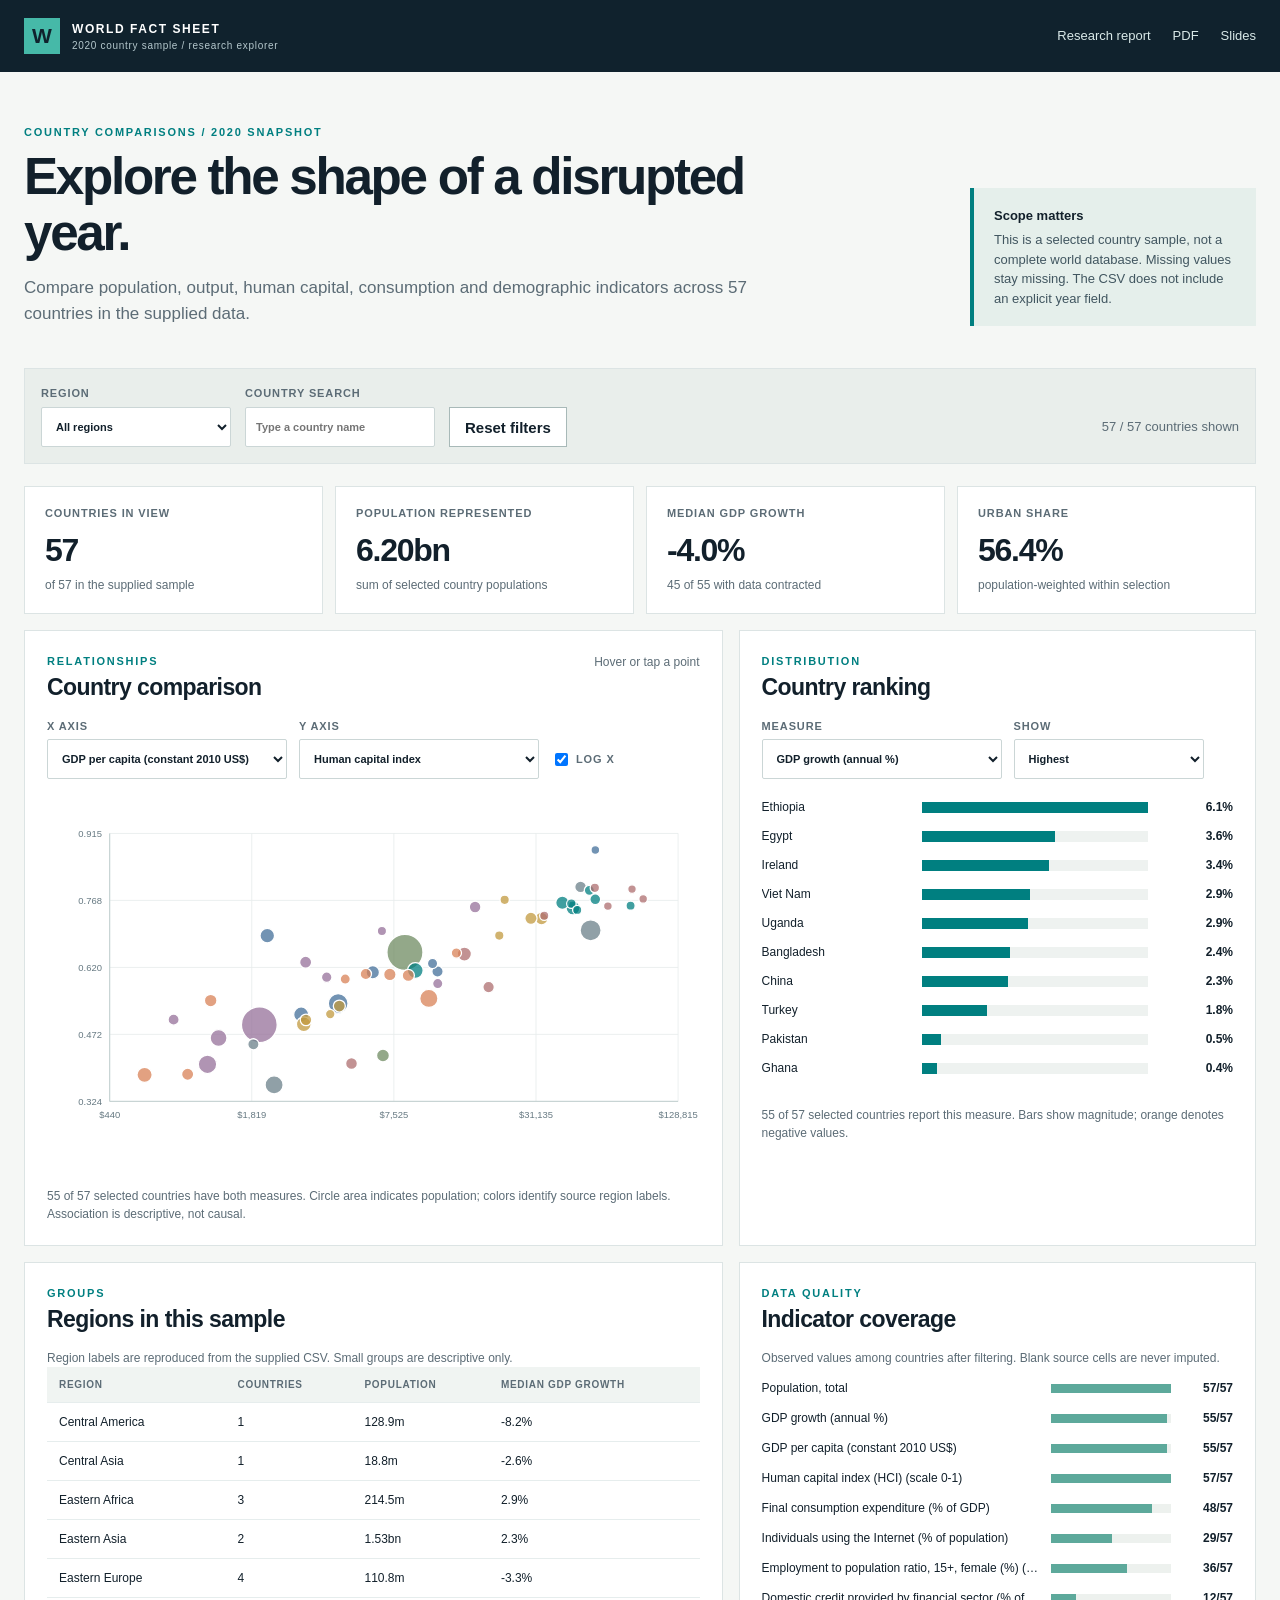
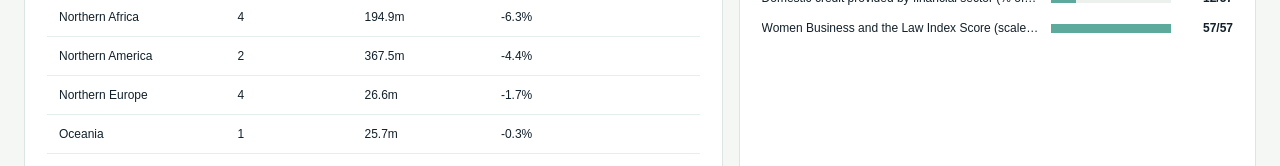
<file: index.html>
<!doctype html><html lang="en"><head><meta charset="utf-8"><meta name="viewport" content="width=device-width,initial-scale=1"><title>World Bank 2020 dashboard</title><meta http-equiv="refresh" content="0; url=dashboard/index.html"></head><body><p>Open the <a href="dashboard/index.html">interactive dashboard</a>.</p></body></html>
</file>
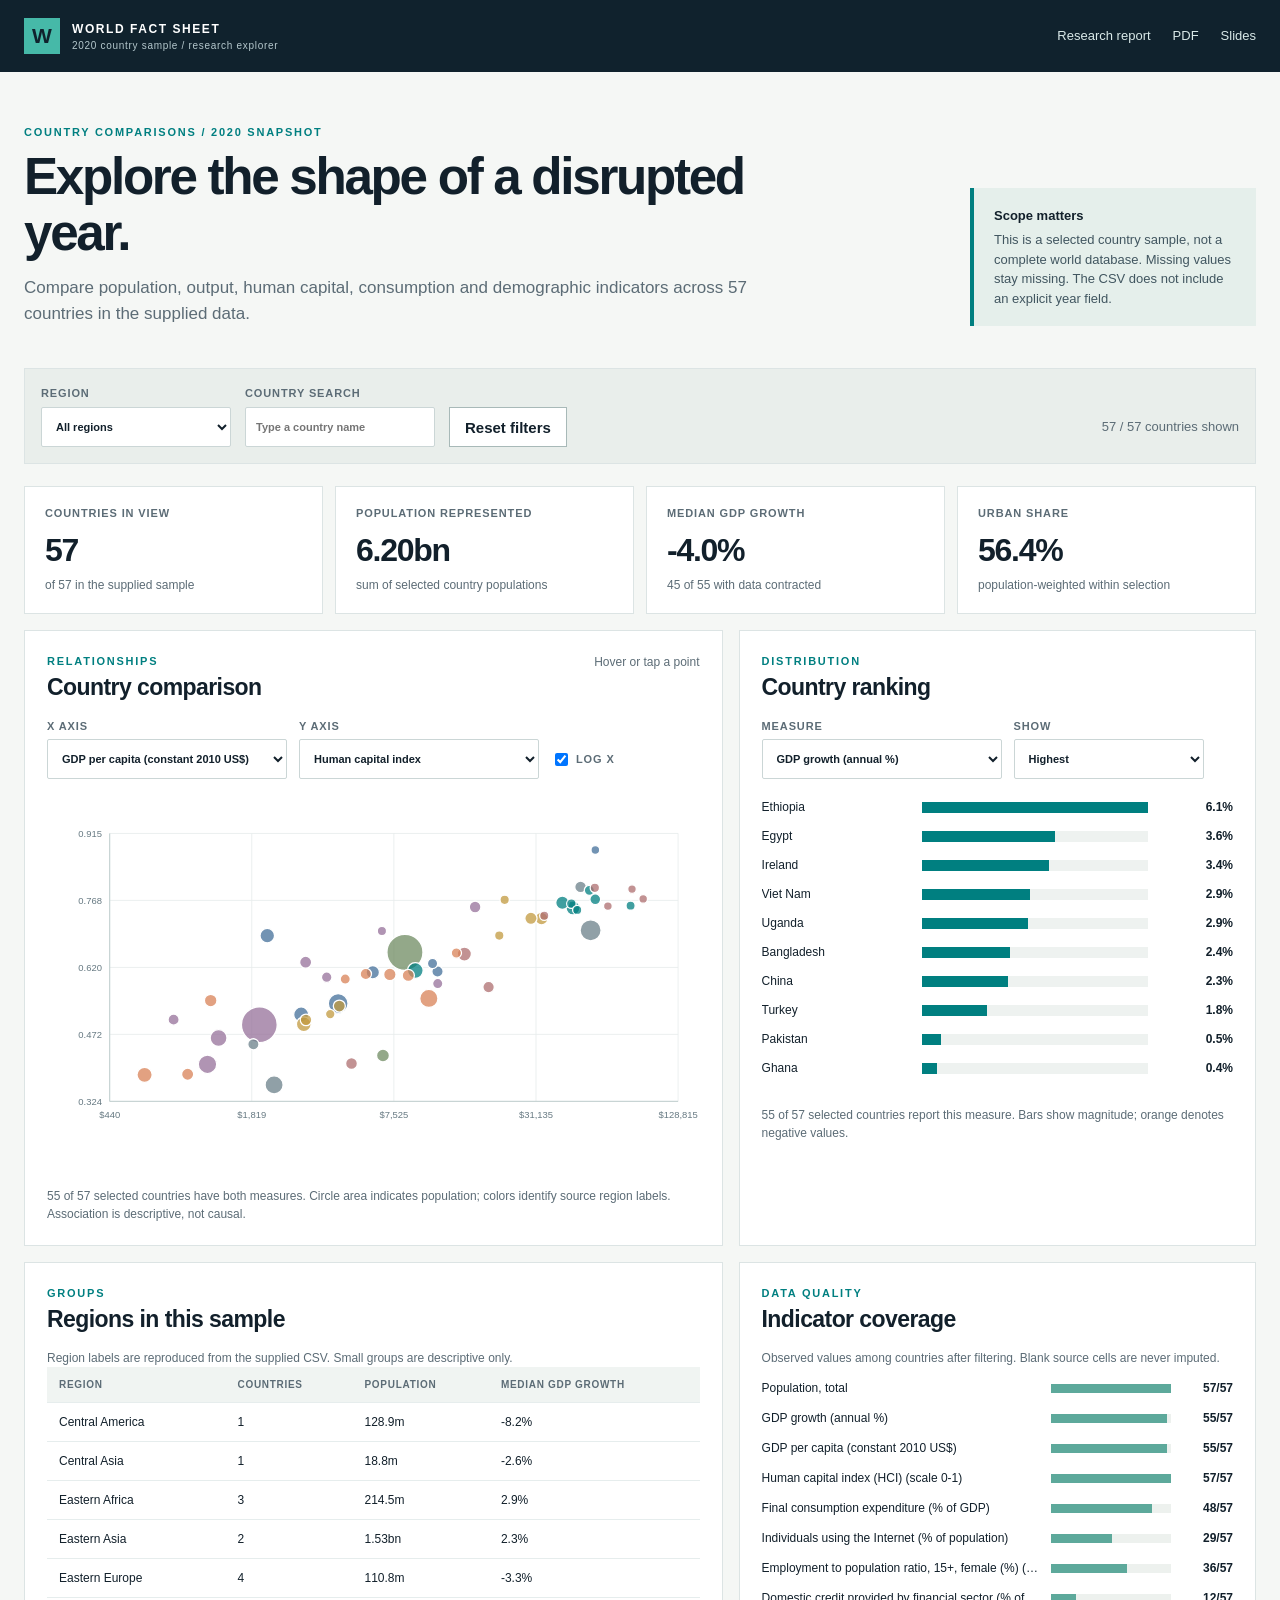
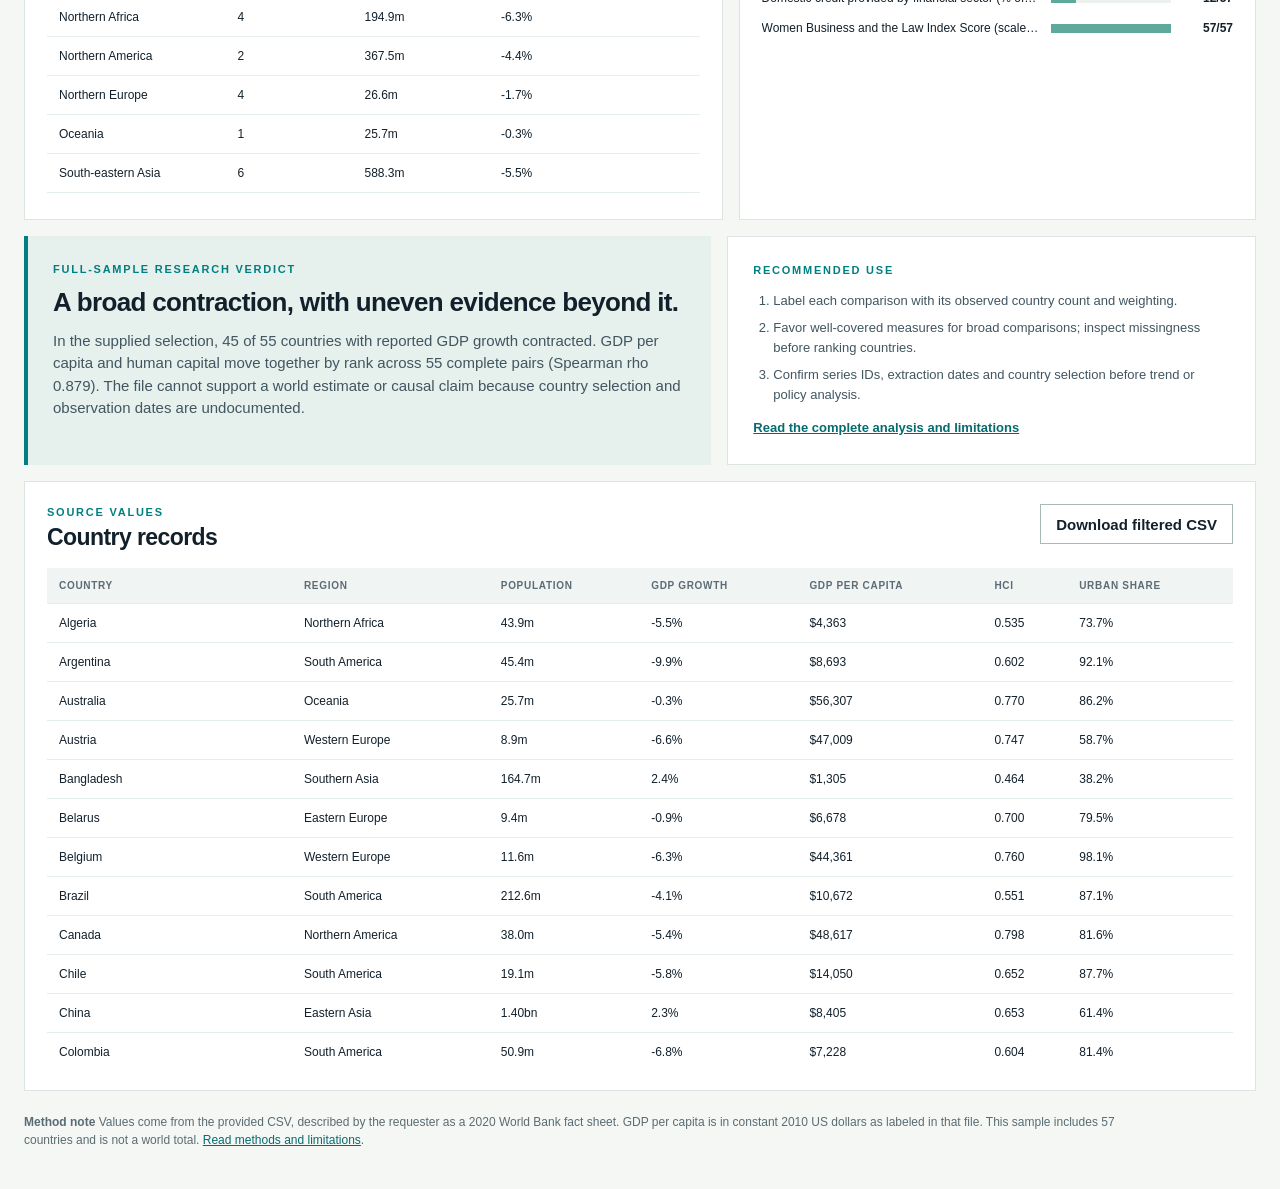
<file: dashboard/index.html>
<!doctype html>
<html lang="en">
<head>
  <meta charset="utf-8">
  <meta name="viewport" content="width=device-width, initial-scale=1">
  <title>World Bank 2020 | Country sample explorer</title>
  <link rel="stylesheet" href="styles.css?v=2">
</head>
<body>
  <header class="masthead">
    <div class="brand"><span class="brand-mark">W</span><div><strong>WORLD FACT SHEET</strong><small>2020 country sample / research explorer</small></div></div>
    <div class="toplinks"><a href="https://github.com/alandehars/dashboard-2020-worldbank/blob/main/analysis/report.md">Research report</a><a href="../output/worldbank_2020_report.pdf">PDF</a><a href="../output/worldbank_2020_briefing.pptx">Slides</a></div>
  </header>
  <main>
    <section class="hero">
      <div><div class="eyebrow">COUNTRY COMPARISONS / 2020 SNAPSHOT</div><h1>Explore the shape of a disrupted year.</h1><p>Compare population, output, human capital, consumption and demographic indicators across 57 countries in the supplied data.</p></div>
      <div class="hero-note"><b>Scope matters</b><span>This is a selected country sample, not a complete world database. Missing values stay missing. The CSV does not include an explicit year field.</span></div>
    </section>
    <section class="controls" aria-label="Dashboard filters">
      <label>Region <select id="region"><option value="">All regions</option></select></label>
      <label>Country search <input id="search" type="search" placeholder="Type a country name"></label>
      <button id="reset" type="button">Reset filters</button>
      <span id="filter-count" class="filter-count"></span>
    </section>
    <section class="kpis" id="kpis" aria-label="Sample summary"></section>
    <section class="grid">
      <article class="panel scatter-panel">
        <div class="panel-head"><div><div class="eyebrow">RELATIONSHIPS</div><h2>Country comparison</h2></div><span class="hint">Hover or tap a point</span></div>
        <div class="selectors"><label>X axis <select id="xmetric"></select></label><label>Y axis <select id="ymetric"></select></label><label class="checkbox"><input id="logx" type="checkbox" checked> Log X</label></div>
        <div id="scatter" class="chart" role="img" aria-label="Interactive country scatterplot"></div>
        <p id="scatter-note" class="caption"></p>
      </article>
      <article class="panel rank-panel">
        <div class="panel-head"><div><div class="eyebrow">DISTRIBUTION</div><h2>Country ranking</h2></div></div>
        <div class="selectors"><label>Measure <select id="rankmetric"></select></label><label>Show <select id="rankorder"><option value="top">Highest</option><option value="bottom">Lowest</option></select></label></div>
        <div id="ranking" class="ranking"></div>
        <p id="rank-note" class="caption"></p>
      </article>
      <article class="panel region-panel"><div class="panel-head"><div><div class="eyebrow">GROUPS</div><h2>Regions in this sample</h2></div></div><p class="caption">Region labels are reproduced from the supplied CSV. Small groups are descriptive only.</p><div class="table-wrap"><table><thead><tr><th>Region</th><th>Countries</th><th>Population</th><th>Median GDP growth</th></tr></thead><tbody id="region-body"></tbody></table></div></article>
      <article class="panel quality-panel"><div class="panel-head"><div><div class="eyebrow">DATA QUALITY</div><h2>Indicator coverage</h2></div></div><p class="caption">Observed values among countries after filtering. Blank source cells are never imputed.</p><div id="quality" class="quality"></div></article>
    </section>
    <section class="insight-section" aria-label="Research verdict and recommendations">
      <div class="insight-verdict"><div class="eyebrow">FULL-SAMPLE RESEARCH VERDICT</div><h2>A broad contraction, with uneven evidence beyond it.</h2><p>In the supplied selection, 45 of 55 countries with reported GDP growth contracted. GDP per capita and human capital move together by rank across 55 complete pairs (Spearman rho 0.879). The file cannot support a world estimate or causal claim because country selection and observation dates are undocumented.</p></div>
      <div class="insight-actions"><div class="eyebrow">RECOMMENDED USE</div><ol><li>Label each comparison with its observed country count and weighting.</li><li>Favor well-covered measures for broad comparisons; inspect missingness before ranking countries.</li><li>Confirm series IDs, extraction dates and country selection before trend or policy analysis.</li></ol><a href="https://github.com/alandehars/dashboard-2020-worldbank/blob/main/analysis/report.md">Read the complete analysis and limitations</a></div>
    </section>
    <section class="panel data-panel"><div class="panel-head"><div><div class="eyebrow">SOURCE VALUES</div><h2>Country records</h2></div><button id="download" type="button">Download filtered CSV</button></div><div class="table-wrap"><table><thead><tr><th>Country</th><th>Region</th><th>Population</th><th>GDP growth</th><th>GDP per capita</th><th>HCI</th><th>Urban share</th></tr></thead><tbody id="country-body"></tbody></table></div></section>
    <footer><strong>Method note</strong> Values come from the provided CSV, described by the requester as a 2020 World Bank fact sheet. GDP per capita is in constant 2010 US dollars as labeled in that file. This sample includes 57 countries and is not a world total. <a href="https://github.com/alandehars/dashboard-2020-worldbank/blob/main/analysis/methodology.md">Read methods and limitations</a>.</footer>
  </main>
  <div id="tooltip" class="tooltip" hidden></div>
  <script src="data.js?v=2"></script><script src="app.js?v=2"></script>
</body>
</html>
</file>
<file: dashboard/styles.css>
:root{--ink:#12202b;--muted:#5c6c76;--line:#dce4e4;--paper:#f5f7f5;--white:#fff;--teal:#007f80;--orange:#df8254;--blue:#436f9a;--green:#53875f}*{box-sizing:border-box}body{margin:0;background:var(--paper);color:var(--ink);font:15px/1.5 Inter,"Segoe UI",Arial,sans-serif}button,input,select{font:inherit}a{color:#056b6f}.masthead{height:72px;background:#10222d;color:#fff;display:flex;align-items:center;justify-content:space-between;padding:0 max(24px,calc((100vw - 1440px)/2));gap:20px}.brand{display:flex;align-items:center;gap:12px;letter-spacing:.13em;font-size:12px}.brand-mark{display:grid;place-items:center;width:36px;height:36px;background:#46b9a8;color:#10222d;font-size:21px;font-weight:900;letter-spacing:0}.brand small{display:block;color:#b5c8cd;font-size:10px;letter-spacing:.07em}.toplinks{display:flex;gap:22px}.toplinks a{color:#d9e9e8;text-decoration:none;font-size:13px}main{max-width:1440px;margin:auto;padding:0 24px 40px}.hero{display:flex;justify-content:space-between;gap:50px;padding:52px 0 32px;align-items:flex-end}.eyebrow{font-weight:800;font-size:11px;letter-spacing:.16em;color:var(--teal)}h1{font-size:clamp(34px,4vw,57px);letter-spacing:-.045em;line-height:1.1;margin:8px 0 14px;max-width:760px}h2{font-size:23px;letter-spacing:-.025em;line-height:1.2;margin:4px 0 0}.hero p{color:var(--muted);font-size:17px;max-width:740px;margin:0}.hero-note{width:286px;flex:none;padding:18px 20px;background:#e5efeb;border-left:4px solid var(--teal);font-size:13px}.hero-note b{display:block;margin-bottom:5px}.hero-note span{color:#415660}.controls{display:flex;align-items:end;gap:14px;flex-wrap:wrap;background:#e9eeeb;border:1px solid var(--line);padding:16px;margin:10px 0 22px}.controls label,.selectors label{display:flex;flex-direction:column;color:var(--muted);font-size:11px;text-transform:uppercase;letter-spacing:.08em;font-weight:800;gap:5px}select,input[type=search]{background:#fff;border:1px solid #cbd6d6;border-radius:2px;padding:9px 10px;color:var(--ink);min-width:190px;height:40px}select:focus,input:focus,button:focus{outline:2px solid var(--teal);outline-offset:2px}button{border:1px solid #a8b9b8;background:#fff;padding:9px 15px;cursor:pointer;color:var(--ink);font-weight:700;height:40px}button:hover{border-color:var(--teal);color:var(--teal)}.filter-count{margin-left:auto;font-size:13px;color:var(--muted);padding-bottom:10px}.kpis{display:grid;grid-template-columns:repeat(4,1fr);gap:12px;margin-bottom:16px}.kpi{background:#fff;border:1px solid var(--line);padding:18px 20px;min-height:128px}.kpi .label{font-size:11px;color:var(--muted);font-weight:800;text-transform:uppercase;letter-spacing:.08em}.kpi strong{font-size:32px;display:block;line-height:1.15;margin:11px 0 4px;letter-spacing:-.04em}.kpi small{font-size:12px;color:var(--muted)}.grid{display:grid;grid-template-columns:1.35fr 1fr;gap:16px}.panel{background:#fff;border:1px solid var(--line);padding:22px;min-width:0}.panel-head{display:flex;justify-content:space-between;align-items:flex-start;gap:16px;margin-bottom:16px}.hint,.caption{color:var(--muted);font-size:12px}.caption{margin:10px 0 0}.selectors{display:flex;align-items:end;gap:12px;flex-wrap:wrap}.selectors select{max-width:240px}.checkbox{flex-direction:row!important;align-items:center;min-height:40px;white-space:nowrap}.chart{height:390px;margin-top:8px}.chart svg{width:100%;height:100%;overflow:visible}.axis{stroke:#bbcaca;stroke-width:1}.gridline{stroke:#e8eded;stroke-width:1}.tick{fill:#667982;font-size:11px}.point{stroke:#fff;stroke-width:1.5;fill-opacity:.75;cursor:pointer}.point:hover{stroke:#11252e;stroke-width:2.5;fill-opacity:1}.ranking{padding:8px 0}.rank-row{display:grid;grid-template-columns:150px 1fr 75px;gap:10px;align-items:center;margin:11px 0;font-size:12px}.rank-name{overflow:hidden;white-space:nowrap;text-overflow:ellipsis}.bar-track{height:11px;background:#eef2f0}.bar{height:100%;background:var(--teal)}.bar.negative{background:var(--orange)}.rank-value{text-align:right;font-weight:700;font-variant-numeric:tabular-nums}.table-wrap{overflow:auto;max-height:430px}table{width:100%;border-collapse:collapse;font-size:12px}th{text-align:left;text-transform:uppercase;letter-spacing:.07em;font-size:10px;color:var(--muted);background:#f0f4f2;position:sticky;top:0;z-index:1}td,th{padding:10px 12px;border-bottom:1px solid #e6eded;white-space:nowrap}td:not(:first-child){font-variant-numeric:tabular-nums}.quality-item{display:grid;grid-template-columns:1fr 120px 50px;gap:12px;align-items:center;font-size:12px;margin:12px 0}.quality-item .name{overflow:hidden;text-overflow:ellipsis;white-space:nowrap}.quality-track{height:9px;background:#edf1ee}.quality-fill{height:100%;background:#5da99b}.quality-value{text-align:right;font-weight:700}.insight-section{display:grid;grid-template-columns:1.3fr 1fr;gap:16px;margin-top:16px}.insight-verdict,.insight-actions{padding:25px;background:#e6f0ed;border-left:4px solid var(--teal)}.insight-actions{background:#fff;border:1px solid var(--line)}.insight-verdict h2{margin:9px 0 12px;font-size:26px}.insight-verdict p{margin:0;color:#415660}.insight-actions ol{padding-left:20px;margin:12px 0;font-size:13px;color:#415660}.insight-actions li{margin:8px 0}.insight-actions a{font-size:13px;font-weight:700}.data-panel{margin-top:16px}.data-panel .table-wrap{max-height:500px}footer{font-size:12px;color:#5a6c73;margin-top:22px;max-width:1100px}.tooltip{position:fixed;pointer-events:none;z-index:20;background:#10222d;color:white;padding:10px 12px;box-shadow:0 8px 25px #0003;font-size:12px;max-width:240px}.tooltip b{display:block;font-size:14px;margin-bottom:4px}.tooltip span{display:block;color:#d7e7e8}@media(max-width:1050px){.grid,.insight-section{grid-template-columns:1fr}.kpis{grid-template-columns:repeat(2,1fr)}.hero-note{width:240px}}@media(max-width:680px){.masthead{height:auto;padding:15px 18px;align-items:flex-start}.toplinks{flex-wrap:wrap;gap:7px 14px}.hero{display:block;padding-top:30px}.hero-note{width:auto;margin-top:20px}.kpis{grid-template-columns:1fr 1fr}.kpi{padding:14px}.kpi strong{font-size:25px}.panel{padding:16px}.controls{display:block}.controls label{margin-bottom:10px}.controls select,.controls input{width:100%}.filter-count{display:block}.rank-row{grid-template-columns:105px 1fr 65px}}
</file>
